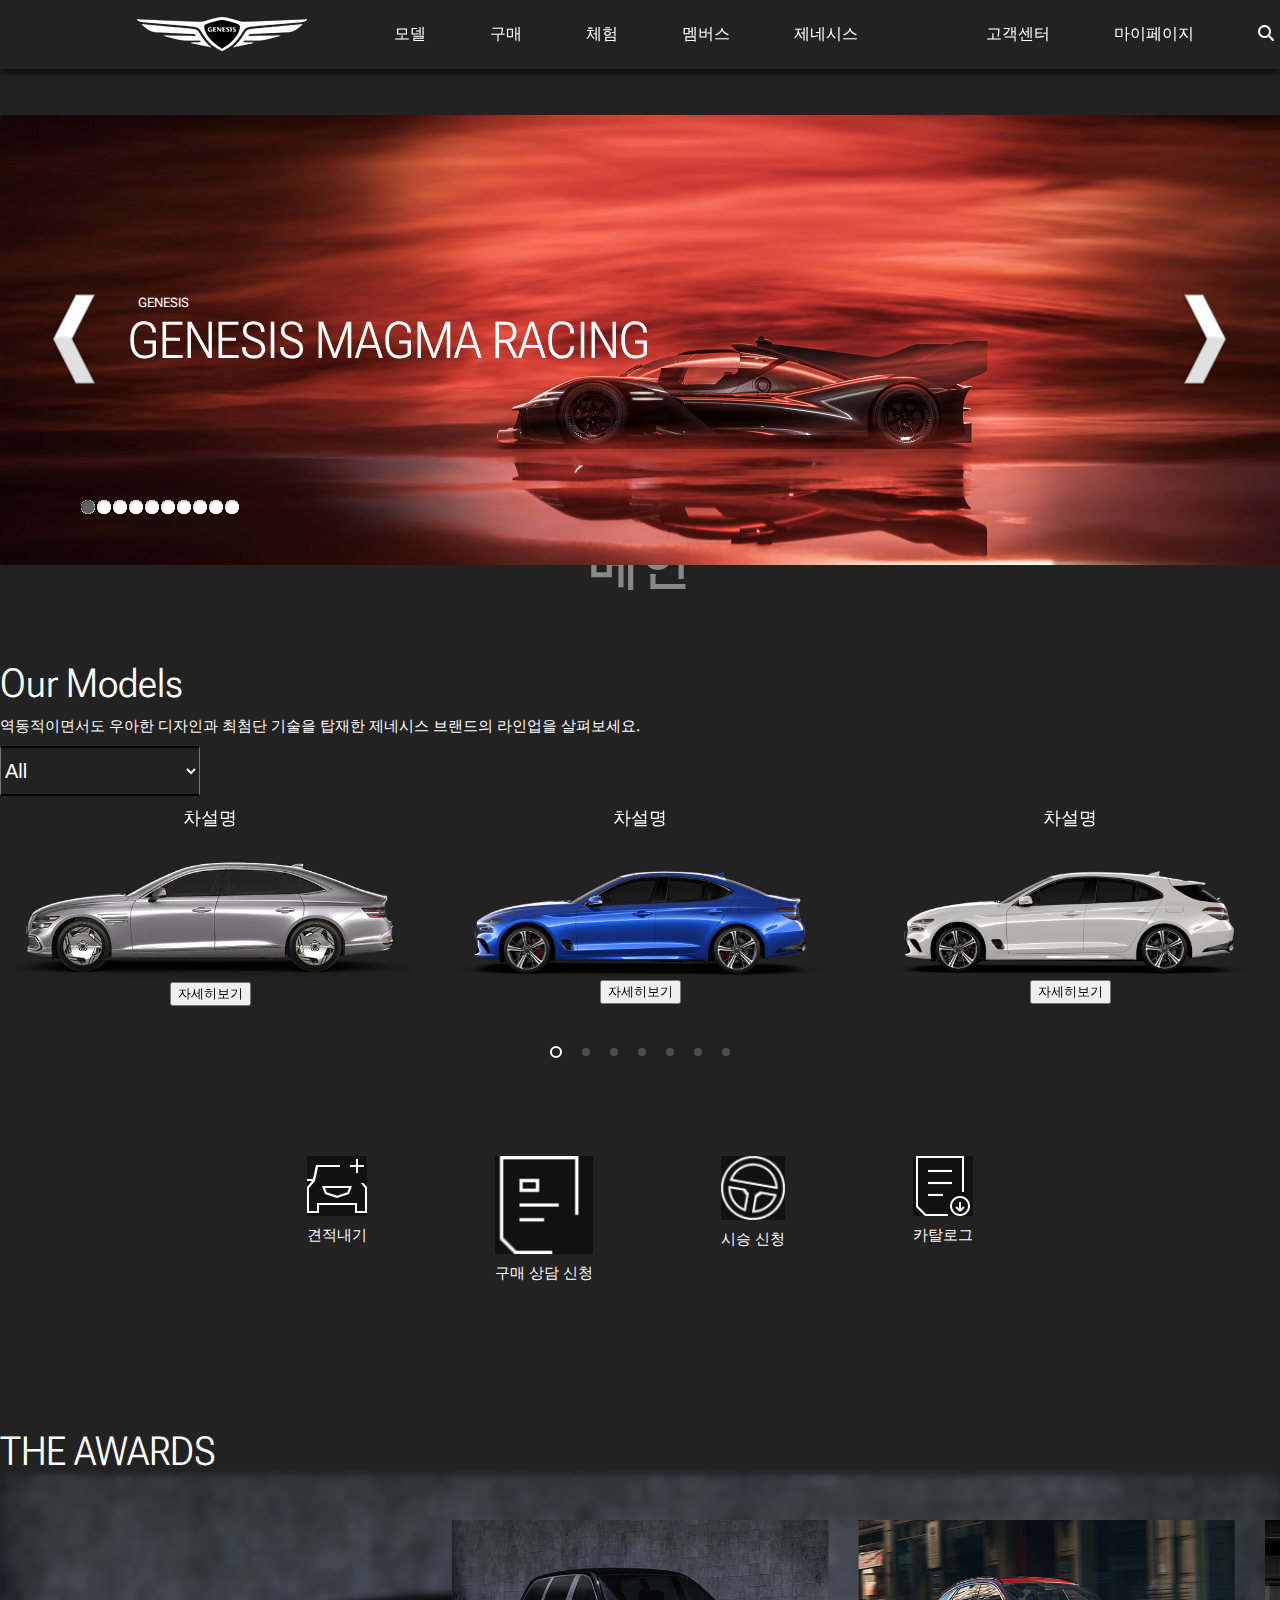
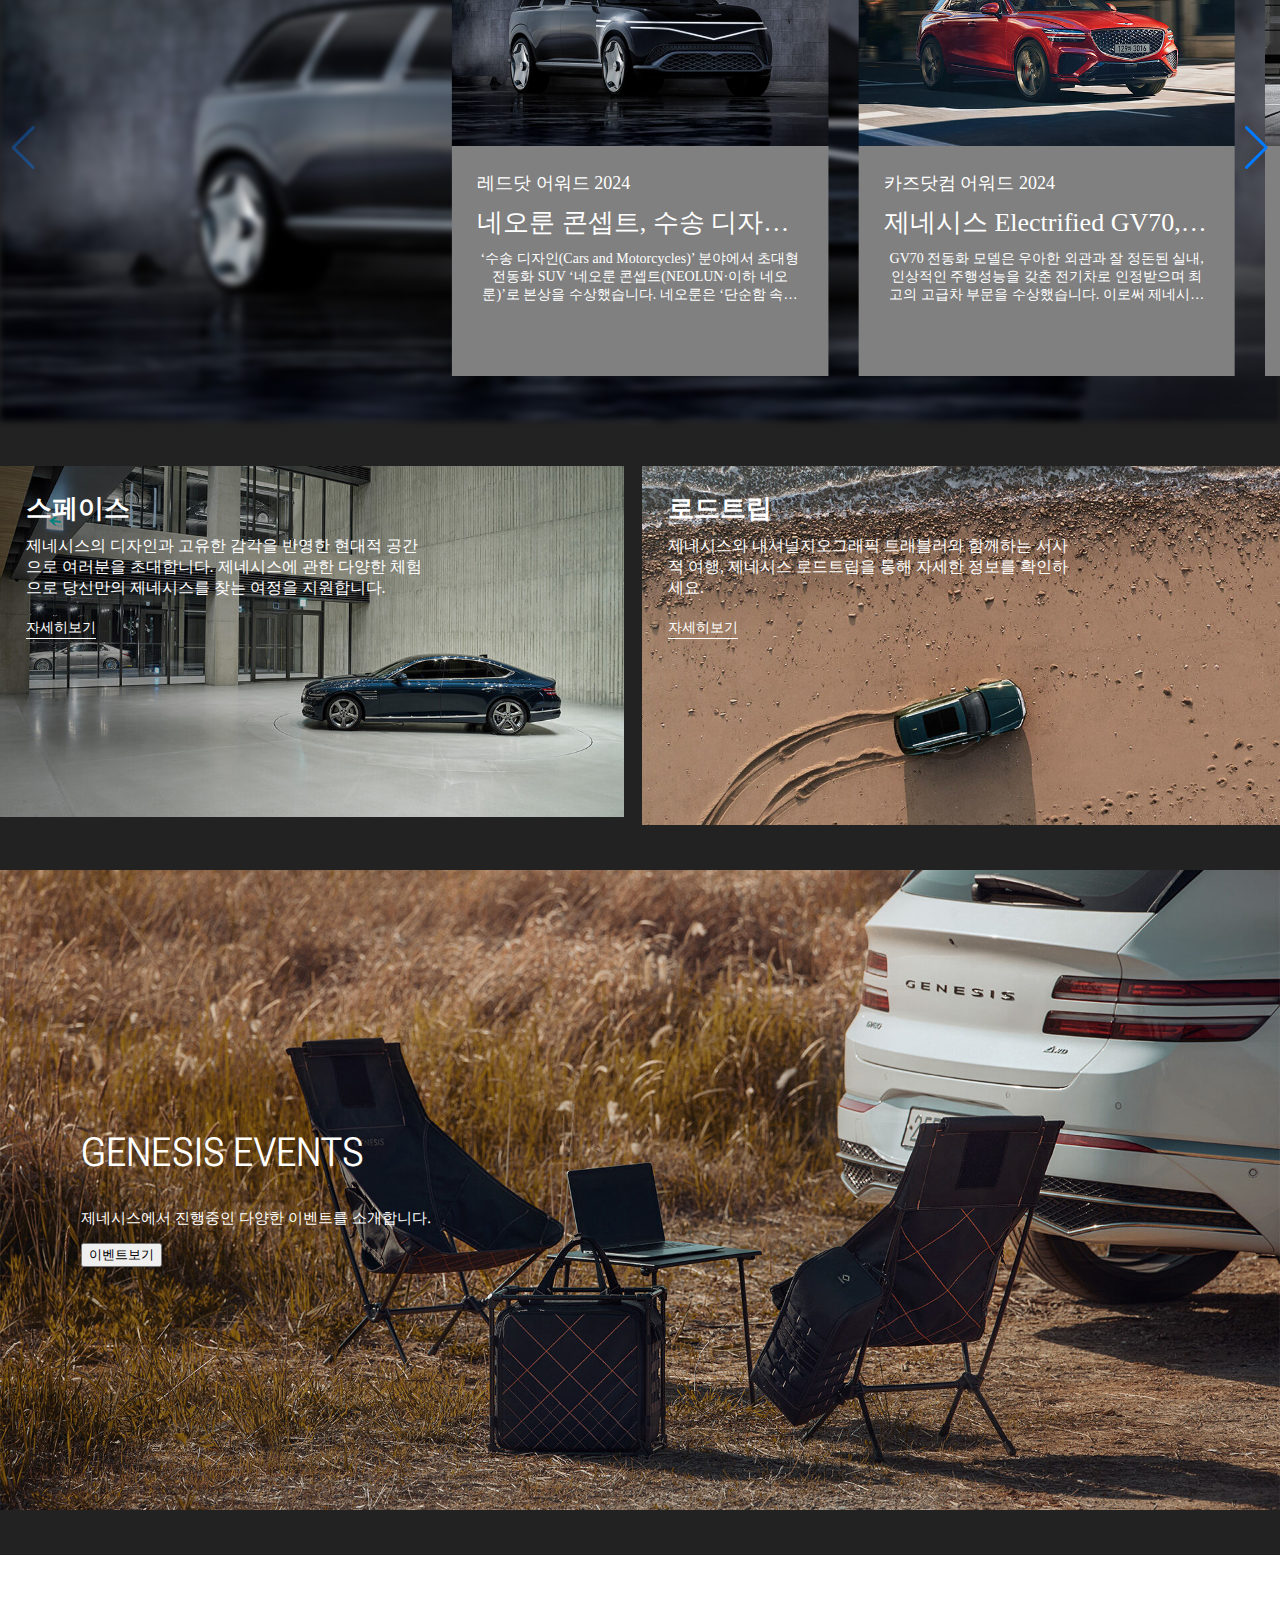
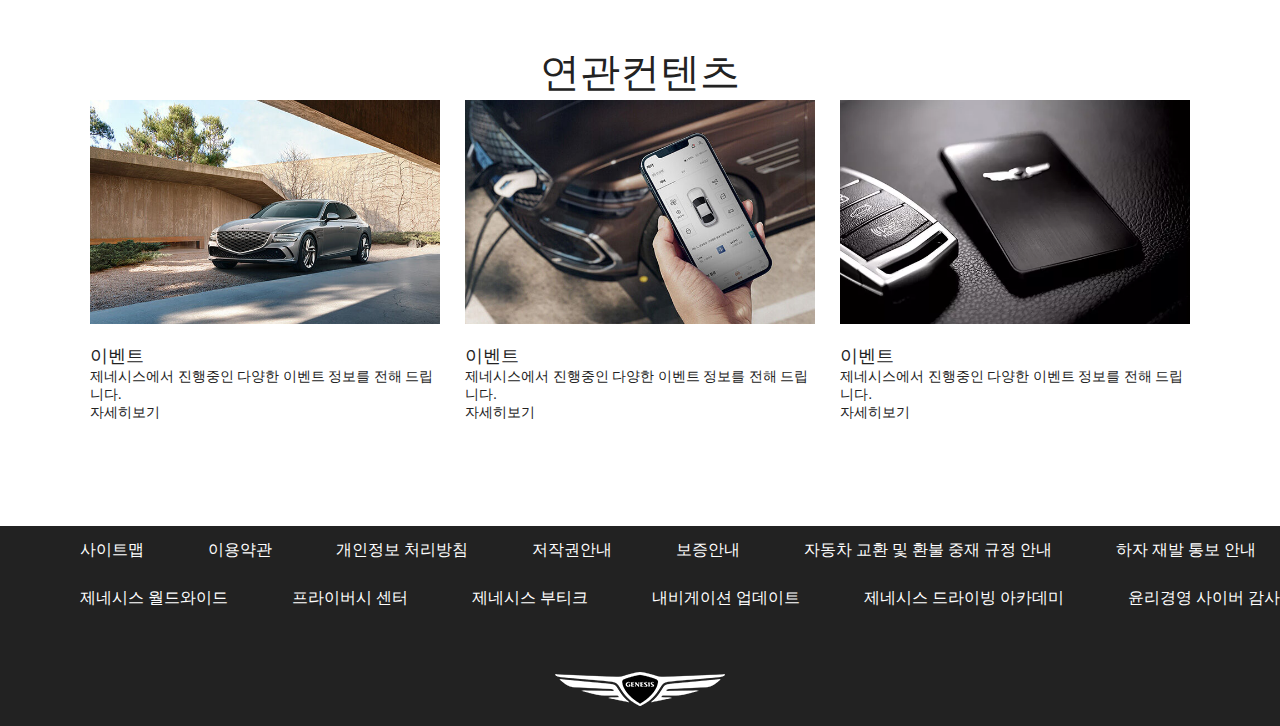
<file: 1차_프로젝트/02.구현소스/index.html>
<!DOCTYPE html>
<html lang="en">
  <head>
    <meta charset="UTF-8" />
    <meta name="viewport" content="width=device-width, initial-scale=1.0" />
    <title>김다영 1차 PJ 제네시스</title>
    <!-- 폰트어썸 CDN CSS -->
    <link
      rel="stylesheet"
      href="https://cdnjs.cloudflare.com/ajax/libs/font-awesome/6.2.0/css/all.min.css"
    />

    <!-- 스와이퍼 CDN CSS -->
    <link
      rel="stylesheet"
      href="https://cdn.jsdelivr.net/npm/swiper@11/swiper-bundle.min.css"
    />
    <!-- 메인 CSS -->
    <link rel="stylesheet" href="./css/main.css" />
    <!-- 미디어쿼리 덮어씀! -->
    <link rel="stylesheet" href="./css/media.css" />

    <!-- Swiper JS -->
    <script src="https://cdn.jsdelivr.net/npm/swiper@11/swiper-bundle.min.js"></script>
    <!-- 메인 JS 불러오기 -->
    <script type="module" src="./js/main.js"></script>
  </head>
  <body>
    <!-- 1.상단영역 -->
    <div id="top-area">
      <header class="top-area inbox">
        <!-- 파티션박스 -->
        <div class="cont-box">
          <div class="col-12">
            <ul class="top-part-box">
              <!-- 로고파트 -->
              <li>
                <h1 class="logo">
                  <a href="#">
                    <img src="./image/main_logo.png" alt="main logo" />
                  </a>
                </h1>
              </li>
              <!-- 메뉴파트 -->
              <li>
                <nav class="gnb">
                  <ul>
                    <li>
                      <a href="#">모델</a>
                    </li>
                    <li>
                      <a href="#">구매</a>
                    </li>
                    <li>
                      <a href="#">체험</a>
                    </li>
                    <li>
                      <a href="#">멤버스</a>
                    </li>
                    <li>
                      <a href="#">제네시스</a>
                    </li>
                  </ul>
                </nav>
              </li>
              <!-- 추가메뉴파트 -->
              <li>
                <nav class="etc-menu">
                  <ul>
                    <li>
                      <a href="#">고객센터</a>
                    </li>
                    <li>
                      <a href="#">마이페이지</a>
                    </li>
                    <li>
                      <a href="#">
                        <i class="fa-solid fa-magnifying-glass"></i>
                      </a>
                    </li>
                    <li>
                      <a href="#">
                        <i class="fa-solid fa-bars"></i>
                      </a>
                    </li>
                  </ul>
                </nav>
              </li>
            </ul>
          </div>
        </div>
      </header>
    </div>
    <!-- 2.컨텐츠영역 -->
    <main class="cont-area">
      <section class="page">
        <h2 class="temp-tit">메인</h2>
        <!-- 메인 사진영역(슬라이드) -->
        <div id="container">
          <aside class="slide-box">
            <ul class="slide">
              <li>
                <img src="./image/slide1.jpg" alt="slide" />
              </li>
              <li>
                <img src="./image/slide2.jpg" alt="slide" />
              </li>
              <li>
                <img src="./image/slide3.jpg" alt="slide" />
              </li>
              <li>
                <img src="./image/slide4.jpg" alt="slide" />
              </li>
              <li>
                <img src="./image/slide5.jpg" alt="slide" />
              </li>
              <li>
                <img src="./image/slide6.jpg" alt="slide" />
              </li>
              <li>
                <img src="./image/slide7.jpg" alt="slide" />
              </li>
              <li>
                <img src="./image/slide8.jpg" alt="slide" />
              </li>
              <li>
                <img src="./image/slide9.jpg" alt="slide" />
              </li>
              <li>
                <img src="./image/slide10.jpg" alt="slide" />
              </li>
            </ul>

            <!-- 문구박스 -->
            <aside class="ban-txt">
              <div class="bt">
                <span>GENESIS</span>
                <h2>GENESIS MAGMA RACING</h2>
              </div>
              <div class="bt">
                <span>GENESIS</span>
                <h2>GV80 BLACK</h2>
              </div>
              <div class="bt">
                <span>GENESIS</span>
                <h2>GV80 COUPE BLACK</h2>
              </div>
              <div class="bt">
                <span>GENESIS</span>
                <h2>GV80</h2>
                <a href="./serve.html">자세히 보기</a>
              </div>
              <div class="bt">
                <span>GENESIS</span>
                <h2>GV80 COUPE</h2>
              </div>
              <div class="bt">
                <span>GENESIS</span>
                <h2>ELECTRLFLED G80</h2>
              </div>
              <div class="bt">
                <span>GENESIS</span>
                <h2>MAGMA</h2>
              </div>
              <div class="bt">
                <span>GENESIS</span>
                <h2>NEOLUN CONCEPT</h2>
              </div>
              <div class="bt">
                <span>GENESIS</span>
                <h2>GV70</h2>
              </div>
              <div class="bt">
                <span>GENESIS</span>
                <h2>GV90 BLACK</h2>
              </div>
            </aside>

            <!--이동버튼-->
            <a href="#" class="abtn ab1">
              <img src="./image/left_btn.png" alt="왼쪽이동버튼" />
            </a>
            <a href="#" class="abtn ab2">
              <img src="./image/right_btn.png" alt="오른쪽이동버튼" />
            </a>

            <!--블릿버튼-->
            <ol class="indic">
              <li class="on">
                <img src="./image/dot1.png" alt="흰색" />
                <img src="./image/dot2.png" alt="회색" />
              </li>

              <li>
                <img src="./image/dot1.png" alt="흰색" />
                <img src="./image/dot2.png" alt="회색" />
              </li>

              <li>
                <img src="./image/dot1.png" alt="흰색" />
                <img src="./image/dot2.png" alt="회색" />
              </li>

              <li>
                <img src="./image/dot1.png" alt="흰색" />
                <img src="./image/dot2.png" alt="회색" />
              </li>

              <li>
                <img src="./image/dot1.png" alt="흰색" />
                <img src="./image/dot2.png" alt="회색" />
              </li>

              <li>
                <img src="./image/dot1.png" alt="흰색" />
                <img src="./image/dot2.png" alt="회색" />
              </li>

              <li>
                <img src="./image/dot1.png" alt="흰색" />
                <img src="./image/dot2.png" alt="회색" />
              </li>

              <li>
                <img src="./image/dot1.png" alt="흰색" />
                <img src="./image/dot2.png" alt="회색" />
              </li>

              <li>
                <img src="./image/dot1.png" alt="흰색" />
                <img src="./image/dot2.png" alt="회색" />
              </li>

              <li>
                <img src="./image/dot1.png" alt="흰색" />
                <img src="./image/dot2.png" alt="회색" />
              </li>
            </ol>
          </aside>
        </div>
      </section>
      <section class="page inbox">
        <div id="model-area">
          <!-- 모델 타이틀 -->
          <hgroup>
            <h2 class="stit">Our Models</h2>
            <h3>
              역동적이면서도 우아한 디자인과 최첨단 기술을 탑재한 제네시스
              브랜드의 라인업을 살펴보세요.
            </h3>
          </hgroup>
          <select name="model-choice" id="model-choice">
            <option value="all">All</option>
            <option value="black">BLACK</option>
            <option value="sedan">SEDAN</option>
            <option value="suv">SUV</option>
          </select>
          <div class="cont-box" id="model-box">
            <div class="col-12 model-box">
              <ul class="swiper-wrapper">
                <li class="swiper-slide">
                  <figure>
                    <figcaption>차설명</figcaption>
                    <img src="./image/car_01.png" alt="car" />
                    <button>자세히보기</button>
                  </figure>
                </li>
                <li class="swiper-slide">
                  <figure>
                    <figcaption>차설명</figcaption>
                    <img src="./image/car_02.png" alt="car" />
                    <button>자세히보기</button>
                  </figure>
                </li>
                <li class="swiper-slide">
                  <figure>
                    <figcaption>차설명</figcaption>
                    <img src="./image/car_03.png" alt="car" />
                    <button>자세히보기</button>
                  </figure>
                </li>
                <li class="swiper-slide">
                  <figure>
                    <figcaption>차설명</figcaption>
                    <img src="./image/car_04.png" alt="car" />
                    <button>자세히보기</button>
                  </figure>
                </li>
                <li class="swiper-slide">
                  <figure>
                    <figcaption>차설명</figcaption>
                    <img src="./image/car_05.png" alt="car" />
                    <button>자세히보기</button>
                  </figure>
                </li>
                <li class="swiper-slide">
                  <figure>
                    <figcaption>차설명</figcaption>
                    <img src="./image/car_06.png" alt="car" />
                    <button>자세히보기</button>
                  </figure>
                </li>
                <li class="swiper-slide">
                  <figure>
                    <figcaption>차설명</figcaption>
                    <img src="./image/car_07.png" alt="car" />
                    <button>자세히보기</button>
                  </figure>
                </li>
                <li class="swiper-slide">
                  <figure>
                    <figcaption>차설명</figcaption>
                    <img src="./image/car_08.png" alt="car" />
                    <button>자세히보기</button>
                  </figure>
                </li>
                <li class="swiper-slide">
                  <figure>
                    <figcaption>차설명</figcaption>
                    <img src="./image/car_09.png" alt="car" />
                    <button>자세히보기</button>
                  </figure>
                </li>
              </ul>
              <div class="swiper-pagination"></div>
            </div>
          </div>
        </div>
        <!-- 안내 아이콘 박스 -->
        <aside class="info-icon">
          <figure>
            <img src="./image/info_icon01.gif" alt="견적내기" />
            <figcaption>견적내기</figcaption>
          </figure>
          <figure>
            <img src="./image/info_icon02.gif" alt="구매 상담 신청" />
            <figcaption>구매 상담 신청</figcaption>
          </figure>
          <figure>
            <img src="./image/info_icon03.gif" alt="시승 신청" />
            <figcaption>시승 신청</figcaption>
          </figure>
          <figure>
            <img src="./image/info_icon04.gif" alt="카탈로그" />
            <figcaption>카탈로그</figcaption>
          </figure>
        </aside>
      </section>
      <!-- 어워즈 박스 -->
      <section class="page">
        <h2 class="stit inbox">THE AWARDS</h2>
        <!-- https://swiperjs.com/demos#effect-creative -->
        <div id="news-box">
          <img
            src="./image/awards_01.jpg"
            alt="awards_01"
            class="news-bg-img"
          />
          <article class="news-box swiper-wrapper">
            <figure class="swiper-slide">
              <img src="./image/awards_01.jpg" alt="awards_01" />
              <figcaption>
                <h4>레드닷 어워드 2024</h4>
                <h3>네오룬 콘셉트, 수송 디자인 분야 본상</h3>
                <p>
                  ‘수송 디자인(Cars and Motorcycles)’ 분야에서 초대형 전동화 SUV
                  ‘네오룬 콘셉트(NEOLUN·이하 네오룬)’로 본상을 수상했습니다.
                  네오룬은 ‘단순함 속의 아름다움’이라는 메시지를 담은 독창적인
                  디자인으로 고급스러움과 혁신을 동시에 강조하며 제네시스만의
                  미래 지향적 가치를 보여줍니다.
                </p>
              </figcaption>
            </figure>
            <figure class="swiper-slide">
              <img src="./image/awards_02.jpg" alt="awards_02" />
              <figcaption>
                <h4>카즈닷컴 어워드 2024</h4>
                <h3>제네시스 Electrified GV70, 美 카즈닷컴</h3>
                <p>
                  GV70 전동화 모델은 우아한 외관과 잘 정돈된 실내, 인상적인
                  주행성능을 갖춘 전기차로 인정받으며 최고의 고급차 부문을
                  수상했습니다. 이로써 제네시스는 지난해 G90에 이어 2년 연속
                  최고의 고급차에 이름을 올렸습니다.
                </p>
              </figcaption>
            </figure>
            <figure class="swiper-slide">
              <img src="./image/awards_03.jpg" alt="awards_03" />
              <figcaption>
                <h4>2023 굿디자인 어워드</h4>
                <h3>세계 4대 디자인상 ‘굿디자인 어워드’</h3>
                <p>
                  제네시스 최초의 컨버터블 콘셉트인 제네시스 엑스 컨버터블도
                  운송 부문 수상 명단에 올랐습니다. 제네시스 엑스 컨버터블은
                  지붕이 여닫히는 컨버터블의 특성을 바탕으로 ‘자연환경과
                  교감하는 운전 경험’을 품격 있고 세련된 디자인으로 표현한
                  콘셉트 모델입니다. 이번 수상으로 제네시스는 2015년 브랜드 출범
                  이후 9년 연속으로 ‘굿디자인 어워드’에서 수상하는 영예를
                  안았습니다.
                </p>
              </figcaption>
            </figure>
            <figure class="swiper-slide">
              <img src="./image/awards_04.jpg" alt="awards_04" />
              <figcaption>
                카 디자인 어워드 2023
                <h3>제네시스 X 컨버터블, ‘올해의 콘셉트카’로 선정</h3>
                <p>
                  ‘오토 앤드 디자인’에서 주최하는 ‘카 디자인 어워드 2023’에서
                  ‘올해의 콘셉트카’로 선정되며 디자인 우수성을 인정받았습니다.
                </p>
              </figcaption>
            </figure>
            <figure class="swiper-slide">
              <img src="./image/awards_05.jpg" alt="awards_05" />
              <figcaption>
                <h4>레드닷 어워드 2023</h4>
                <h3>G90, 수송 디자인 분야 본상</h3>
                <p>
                  세계적인 디자인 상 '레드 닷 어워드'에서 '역동적인
                  우아함'이라는 제네시스 디자인 정체성이 반영된 품격있는
                  외관으로 본상을 받았습니다.
                </p>
              </figcaption>
            </figure>
            <figure class="swiper-slide">
              <img src="./image/awards_06.jpg" alt="awards_06" />
              <figcaption>
                <h4>2023 모터트렌드 올해의 차®</h4>
                <h3>
                  제네시스 G90, 모터트렌드 올해의 차® 선정 (미국 사양 기준)
                </h3>
                <p>
                  세계적으로 권위 있는 자동차 전문지 모터드렌드의 6가지 항목
                  평가에서 G90가 '2023년 올해의 차(미국 사양 기준)'에
                  선정되었습니다.
                </p>
              </figcaption>
            </figure>
            <figure class="swiper-slide">
              <img src="./image/awards_07.jpg" alt="awards_07" />
              <figcaption>
                <h4>레드닷 어워드 2022</h4>
                <h3>제네시스, ‘2022 레드 닷 어워드’에서 4개 부문 수상</h3>
                <p>제네시스, ‘2022 레드 닷 어워드’에서 4개 부문 수상</p>
              </figcaption>
            </figure>
            <figure class="swiper-slide">
              <img src="./image/awards_08.jpg" alt="awards_08" />
              <figcaption>
                <h4>제이디파워 2022</h4>
                <h3>J.D. POWER 신차품질조사 프리미엄 브랜드 1위 달성</h3>
                <p>
                  2017년 이후 6년 동안 꾸준히 프리미엄 브랜드 최상위권을 유지한
                  제네시스가 ‘2022년 신차품질조사’에서 1위를 달성했습니다.
                </p>
              </figcaption>
            </figure>
            <figure class="swiper-slide">
              <img src="./image/awards_09.jpg" alt="awards_09" />
              <figcaption>
                <h4>2022 IIHS 톱 세이프티 픽 플러스</h4>
                <h3>美 IIHS 충돌 평가서 최고 안전한 럭셔리 브랜드로 등극</h3>
                <p>
                  미국 고속도로 안전보험협회(IIHS)가 발표한 충돌 평가에서
                  제네시스 전 차종이 ‘TSP+ 등급’을 획득했습니다.
                </p>
              </figcaption>
            </figure>
          </article>

          <div class="swiper-button-next"></div>
          <div class="swiper-button-prev"></div>
        </div>
      </section>

      <section class="cts-box page inbox">
        <!-- <h2 class="temp-tit">연관컨텐츠</h2> -->
        <figure>
          <img src="./image/contents_01.jpg" alt="contents_01" />
          <figcaption>
            <h3 class="cts-box">스페이스</h3>
            <p>
              제네시스의 디자인과 고유한 감각을 반영한 현대적 공간으로 여러분을
              초대합니다. 제네시스에 관한 다양한 체험으로 당신만의 제네시스를
              찾는 여정을 지원합니다.
            </p>
            <a href="#">자세히보기</a>
          </figcaption>
        </figure>
        <figure>
          <img src="./image/contents_02.jpg" alt="contents_01" />
          <figcaption>
            <h3 class="cts-box">로드트립</h3>
            <p>
              제네시스와 내셔널지오그래픽 트래블러와 함께하는 서사적 여행,
              제네시스 로드트립을 통해 자세한 정보를 확인하세요.
            </p>
            <a href="#">자세히보기</a>
          </figcaption>
        </figure>
      </section>

      <section class="page genesis-events">
        <!-- <h2 class="temp-tit">GENESIS EVENTS</h2> -->
        <hgroup>
          <h2 class="stit">GENESIS EVENTS</h2>
          <h3>제네시스에서 진행중인 다양한 이벤트를 소개합니다.</h3>
          <button>이벤트보기</button>
        </hgroup>
        <figure>
          <img src="./image/genesis event_01.jpg" alt="이벤트영역 이미지" />
          <!-- <figcaption>이벤트영역이미지</figcaption> -->
        </figure>
      </section>

      <section class="evt-box page">
        <div class="evt-wrap-box inbox">
          <h2 class="stit">연관컨텐츠</h2>
          <div class="evt-inbox">
            <figure>
              <img src="./image/event_01.jpg" alt="event1" />
              <figcaption>이벤트</figcaption>
              <span
                >제네시스에서 진행중인 다양한 이벤트 정보를 전해 드립니다.</span
              >
              <p>자세히보기</p>
              <a href="#">자세히보기</a>
            </figure>
            <figure>
              <img src="./image/event_02.jpg" alt="event2" />
              <figcaption>이벤트</figcaption>
              <span
                >제네시스에서 진행중인 다양한 이벤트 정보를 전해 드립니다.</span
              >
              <p>자세히보기</p>
              <a href="#">자세히보기</a>
            </figure>
            <figure>
              <img src="./image/event_03.webp" alt="event3" />
              <figcaption>이벤트</figcaption>
              <span
                >제네시스에서 진행중인 다양한 이벤트 정보를 전해 드립니다.</span
              >
              <p>자세히보기</p>
              <a href="#">자세히보기</a>
            </figure>
          </div>
        </div>
      </section>
    </main>
    <!-- 4.하단영역 -->
    <div id="footer-area page inbox">
      <footer class="footer-area inbox">
        <h2 class="blind">하단영역</h2>
        <!-- 메뉴파트 -->
        <ul>
          <li>
            <nav class="gnb">
              <ul>
                <li>
                  <a href="#">사이트맵</a>
                </li>
                <li>
                  <a href="#">이용약관</a>
                </li>
                <li>
                  <a href="#">개인정보 처리방침</a>
                </li>
                <li>
                  <a href="#">저작권안내</a>
                </li>
                <li>
                  <a href="#">보증안내</a>
                </li>
                <li>
                  <a href="#">자동차 교환 및 환불 중재 규정 안내</a>
                </li>
                <li>
                  <a href="#">하자 재발 통보 안내</a>
                </li>
              </ul>
            </nav>
          </li>
          <!-- 추가메뉴파트 -->
          <li>
            <nav class="gnb">
              <ul>
                <li>
                  <a href="#">제네시스 월드와이드 </a>
                </li>
                <li>
                  <a href="#">프라이버시 센터</a>
                </li>
                <li>
                  <a href="#">제네시스 부티크</a>
                </li>
                <li>
                  <a href="#">내비게이션 업데이트</a>
                </li>
                <li>
                  <a href="#">제네시스 드라이빙 아카데미</a>
                </li>
                <li>
                  <a href="#">윤리경영 사이버 감사실</a>
                </li>
                <li>
                  <a href="#">인재 채용</a>
                </li>
              </ul>
            </nav>
          </li>
          <!-- 하단로고파트 -->
          <li>
            <h1 class="logo-1">
              <a href="#">
                <img src="./image/main_logo.png" alt="main logo" />
              </a>
            </h1>
          </li>
        </ul>
      </footer>
    </div>
  </body>
</html>
</file>
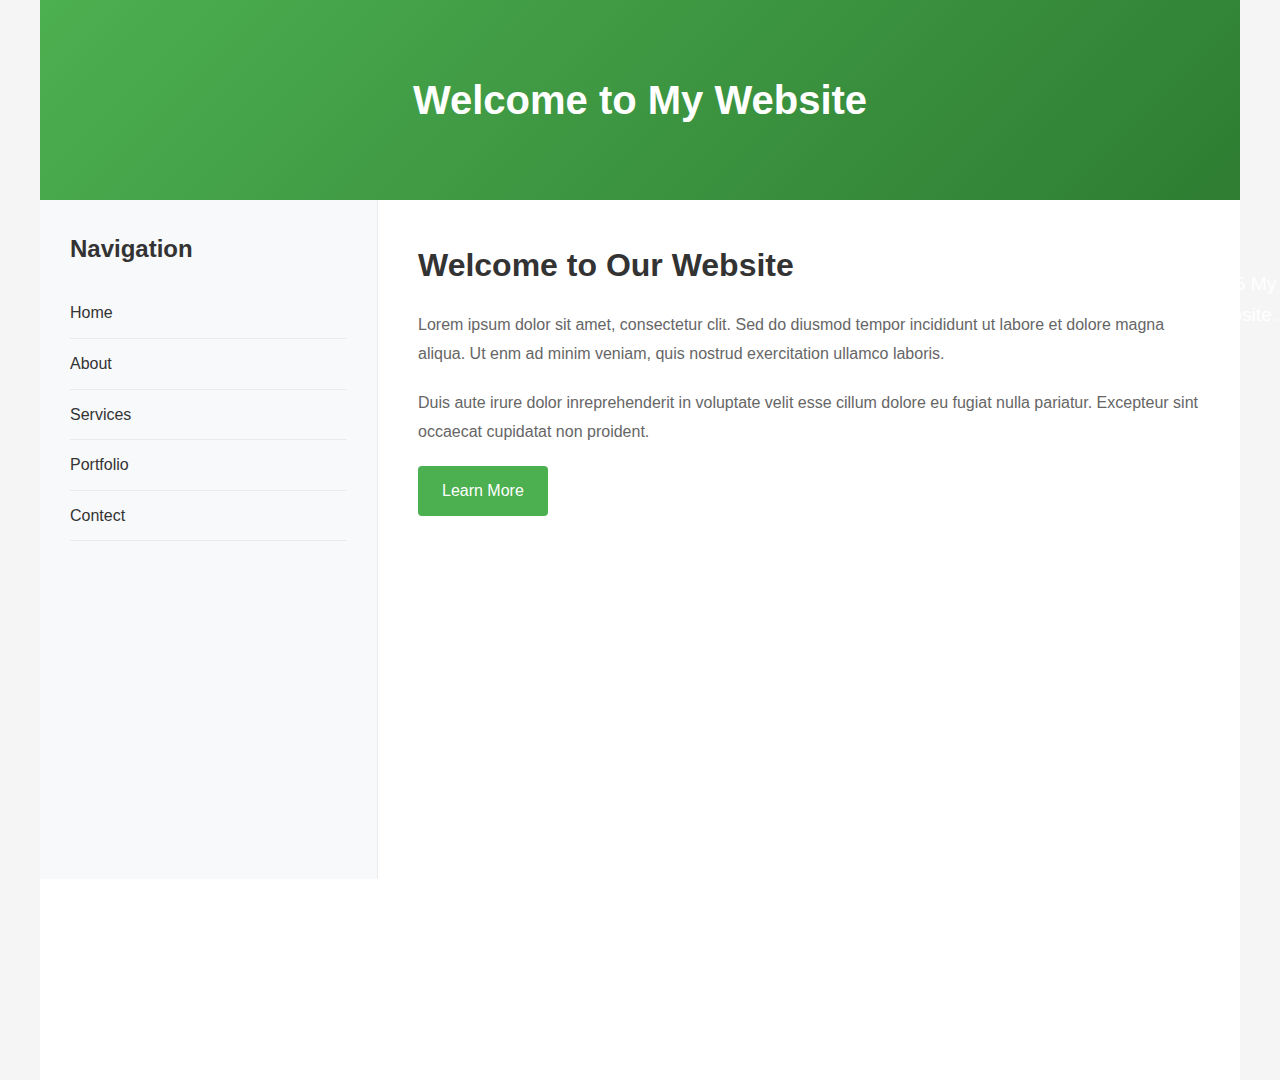
<file: project/project.html>
<!DOCTYPE html>
<html lang="en">
<head>
    <meta charset="UTF-8">
    <meta name="viewport" content="width=device-width, initial-scale=1.0">
    <title>project_01</title>
    
    <style>
        * {
            margin: 0;
            padding: 0;
            box-sizing: border-box;
            font-family: 'Arail',sans-serif;
        }
        body {
            background-color: #f5f5f5;
            color: #333;
            line-height: 1.6;
        }
        .inner {
            width: 1200px;
            margin: auto;
            height: 1080px;
            background: #ffffff;
            box-shadow: 0 0 20px rgba(0,0,0,0,1);
        }
        header {
            height: 200px;
            background: linear-gradient(135deg,#4CAF50,#2E7D32);
            color: white;
            display: flex;
            align-items: center;
            justify-content: center;
            font-size: 2.5em;
            font-weight: bold;
            text-shadow: 2px 2px 4px rgba(0,0,0,0,2);
        }
        .content:after {
            content: '';
            display: block;
            clear: both;
        }
        .side {
            background: #f8f9fa;
            width: 338px;
            height: 679px;
            float: left;
            padding: 30px;
            border-right: 1px solid #e9ecef;
        }
        .con {
            background: #ffffff;
            height: 679px;
            width: 862px;
            float: left;
            padding: 40px;
        }
        footer {
            background: #343a40;
            height: 200px;
            color: #ffffff;
            display: flex;
            align-items: center;
            justify-content: center;
            font-size: 1.2em;
        }
        .side h2, .con h1 {
            margin-bottom: 20px;
            color: #333;
        }
        .side ul {
            list-style: none;
        }
        .side ul li {
            padding: 12px 0;
            border-bottom: 1px solid #e9ecef;
            transition: all 0.3s ease;
        }
        .side ul li:hover {
            padding-left: 10px;
            color: #4CAF50;
            cursor: pointer;
        }
        .con p {
            margin-bottom: 20px;
            color: #666;
            line-height: 1.8;
        }
        .button {
            display: inline-block;
            padding: 12px 24px;
            background: #4CAF50;
            color: white;
            border-radius: 4px;
            text-decoration: none;
            transition: background 0.3s ease;
        }
        .button:hover {
            background: #2E7D32;
        }
       
        </style>
</head>
<body>
    <div class="wrap">
        <div class="inner">
            <header>Welcome to My Website</header>
            <div class="contents">
                <aside class="side">
                    <h2>Navigation</h2>
                    <ul>
                        <li>Home</li>
                        <li>About</li>
                        <li>Services</li>
                        <li>Portfolio</li>
                        <li>Contect</li>
                    </ul>
                </aside>
                <article class="con">
                    <h1>Welcome to Our Website</h1>
                    <p>Lorem ipsum dolor sit amet, consectetur clit. Sed do diusmod tempor incididunt ut labore et dolore magna aliqua. Ut enm ad minim veniam, quis nostrud exercitation ullamco laboris.</p>
                    <p>Duis aute irure dolor inreprehenderit in voluptate velit esse cillum dolore eu fugiat nulla pariatur. Excepteur sint occaecat cupidatat non proident.</p>
                    <a href="#" class="button">Learn More</a>
                </article>
            </div>
            <footer>2025 My Website.</footer>
        </div>
    </div>
</body>
</html>
</file>
<file: 1차_프로젝트/02.구현소스/css/media.css>
/* 미디어쿼리 CSS */
</file>
<file: 1차_프로젝트/02.구현소스/css/main.css>
@charset "utf-8";

/* 제네시스 PJ : main.css */

/* 외부CSS 불러오기 */
/* 12그리드 flex CSS */
@import url(./grid_12_flex.css);
@import url(./common.css);
@import url(./reset.css);
@import url(./core.css);

/* 공사중표시 */
/* body * {
    outline: 2px dashed red;
} */

body {
  padding-top: 70px;
}

/************* 2.컨텐츠영역 *************/
.page {
  /* 영역별로 모두 보이는 화면 높이 설정 */
  /* height: 100vh; */
  /* outline: 1px dashed gray; */
  margin-top: 5vh;
}
/* 임시타이틀 */
.page .temp-tit {
  font-size: 4vw;
  line-height: 100vh;
  width: 100%;
  text-align: center;
}

#container {
  /*최상위부모*/
  position: relative;
}

#container > header {
  position: relative;
  width: 100%;
  height: 222px;
}

#container > section {
  /*슬라이드부모*/
  position: relative;
  height: 100vh;
  overflow: hidden;
  /*넘치는 자식요소 숨기기*/
  /*    border: 2px solid red;*/
  box-sizing: border-box;
}
/* 슬라이드 박스 */
ul.slide {
  display: flex;
  /* 플렉스박스!!! */

  /*사진을 싸고 있는 슬라이드*/
  /* -> 앱솔루트나 렐러티브는 left값을 사용가능
    -> 요즘은 translate를 많이사용함!
    position: absolute;
    top: 0;
    left: 0; */
  width: 100%;
  height: 100%;
}

.slide li {
  flex-shrink: 0;
  /* 부모박스크기만큼 줄어들지 않음 -> 0 */
  flex-basis: 100%;
  /* 가로크기를 부모박스 크기에 맞춤! */
  /* height 값은 flex박스 자식요소에서
    등분할시 자동 100%임! */
}

.slide li img {
  /*이미지는 박스에 맞춤!*/
  width: 100%;
  height: 100%;
  object-fit: cover;
  /* 이미지 비율유지 채우기! */
}

/*이동버튼*/
.abtn {
  position: absolute;
  top: 50%;
  transform: translateY(-50%);
  /*Y축 중앙이동*/
}

/* 슬라이드 사진영역 */
.slide ul {
  height: 100%;
  background-repeat: no-repeat;
  background-position: center;
  background-size: cover;
}

/* 슬라이드 텍스트 */
.ban-txt {
  position: absolute;
  top: 20vh;
  left: 10vw;
  color: #fff;
  white-space: nowrap;

  font-family: "Roboto Flex", sans-serif;
}
/* 글자는 처음에 바깥에 나가있음 */
.ban-txt .bt {
  position: absolute;
  top: 0;
  translate: -1000%;
  transition: 0.6s ease-out 0.2s;
}
/* 해당순번에 on넣으면 등장 */
.ban-txt .bt.on {
  translate: 0;
}
.ban-txt span {
  display: block;
  font-size: 1vw;
  text-indent: 10px;
}
.ban-txt h2 {
  font-weight: normal;
  font-size: 4vw;
}
.ban-txt a {
  font-weight: normal;
  font-size: 1vw;
}

/*왼쪽버튼*/
.ab1 {
  left: 50px;
}

/*오른쪽버튼*/
.ab2 {
  right: 50px;
}

/*블릿버튼*/
.indic {
  display: flex;
  /* 플렉스박스 */
  position: absolute;
  bottom: 50px;
  left: 80px;
}

.indic li {
  width: 16px;
  height: 16px;
  cursor: pointer;
}

.indic li img {
  position: absolute;
  /*이미지 겹치게*/
}

.indic li img:last-child {
  /*회색이미지만 투명하게*/
  opacity: 0;
}

/*회색블릿이미지가 보이게하는 class*/
.indic li.on img:last-child {
  /*회색이미지만 투명하게*/
  opacity: 1;
  /*우선적용!*/
}

/***************** 모델 영역 *****************/
/* 모델 부모박스 */
#model-area {
  position: relative;
  overflow: hidden;
  padding: 50px 0;
}
.model-area {
  height: auto;
}
.model-box {
  width: 800px;
}
/* 모델선택 콤보박스 */
select#model-choice {
  width: 200px;
  height: 50px;
  background-color: #222;
  color: #fff;
  font-size: 20px;
  border-top: 2px solid #000;
  border-bottom: 2px solid #000;
}
/* 리스트 타이틀 */
.model-box li h3 {
  font-size: 2rem;
  color: #000;
  font-weight: normal;
}
/* 스와이퍼 디자인 */
.swiper-slide {
  text-align: center;
  font-size: 18px;
}

.swiper-slide img {
  display: block;
  width: 100%;
  height: 100%;
  object-fit: cover;
}

/* 스와이퍼 디자인 리뉴얼 */
/* 블릿 */
.swiper-pagination-bullet {
  background-color: #fff;
  vertical-align: middle;
}
.swiper-pagination-bullet-active {
  background-color: transparent;
  border: 2px solid #fff;
}
.swiper-horizontal > .swiper-pagination-bullets .swiper-pagination-bullet,
.swiper-pagination-horizontal.swiper-pagination-bullets
  .swiper-pagination-bullet {
  margin: 0 10px;
}

/* 정보 아이콘 영역 */
.info-icon {
  display: flex;
  justify-content: center;
  padding: 10vh;
  gap: 10vw;
}
.info-icon figure {
  display: flex;
  flex-direction: column;
}
.info-icon figure img {
  width: 80px;
}
/* 아이콘 캡션 */
.info-icon figcaption {
  padding: 10px 0;
  text-align: center;
  font-size: 15px;
}
/* 뉴스영역 */
.news-box {
  display: flex;
}

.news-box figcaption {
  padding: 2vw;
  box-sizing: border-box;
  background-color: gray;
}

/* 뉴스영역 캡션 */

/* 이벤트 영역 */
.page figure img {
  width: 100%;
}
.genesis-events {
  position: relative;
}
.genesis-events hgroup {
  position: absolute;
  top: 50%;
  left: 20%;
  translate: -50% -50%;
  line-height: 2;
}

/* 뉴스 정보 영역 */
.news-box figcaption {
  font-size: 16px;
  height: 230px;
  text-align-last: left;
}
.news-box h3 {
  margin-top: 10px;
  font-size: 26px;
  font-weight: normal;
  overflow: hidden;
  text-overflow: ellipsis;
  white-space: nowrap;
}
.news-box h4 {
  font-size: 18px;
  font-weight: normal;
}
.news-box p {
  margin-top: 10px;
  font-size: 14px;
  display: -webkit-box;
  overflow: hidden;
  text-overflow: ellipsis;
  -webkit-line-clamp: 3;
  -webkit-box-orient: vertical;
}

/* 연관컨텐츠 영역 */
.cts-box {
  display: flex;
  gap: 2vh;
}
.cts-box figure {
  position: relative;
}
.cts-box h3 {
  font-size: 26px;
}
.cts-box p {
  width: 70%;
  margin-top: 10px;
  font-size: 16px;
}
.cts-box a {
  display: inline-block;
  margin-top: 20px;
  font-size: 14px;
}
.cts-box a::after {
  content: "";
  display: inline-block;
  width: 100%;
  height: 1px;
  background-color: #fff;
  translate: 0 -10px;
}
.cts-box a:hover::after {
  content: "";
  display: inline-block;
  width: 0%;
  height: 1px;
  background-color: #fff;
  translate: 0 -10px;
  animation: bar-ani 0.3s ease-in-out 0.1s forwards;
}
@keyframes bar-ani {
  to {
    width: 100%;
  }
}
.cts-box figcaption {
  position: absolute;
  top: 0;
  left: 0;
  right: 0;
  bottom: 0;
  padding: 2vw;
  font-size: 14px;
}

#news-box {
  position: relative;
  padding: 5vh;
}

.news-bg-img {
  position: absolute;
  top: 0;
  left: 0;
  width: 100%;
  height: 100%;
  background-size: cover;
  filter: blur(3px);
}

.evt-box {
  padding: 10vh;
  background-color: #fff;
  color: #222;
}

.evt-box .stit {
  text-align: center;
}
.evt-inbox {
  display: flex;
  gap: 2vw;
}
.evt-inbox figcaption {
  margin-top: 20px;
  font-size: 18px;
}
.evt-inbox span {
  font-size: 14px;
}
.evt-inbox p {
  font-size: 14px;
}

/* 다운로드 영역 */
.bt-box {
  display: flex;
}
.bt-box figcaption {
  font-size: 26px;
}
.bt-box span {
  font-size: 14px;
}
/* 하단로고 */
.logo-1 {
  margin-top: 50px;
  text-align: center;
  margin-bottom: 20px;
}

/* 
.evt-box figure a {
  display: inline-block;
  margin-top: 20px;
  font-size: 14px;
}
.evt-box a::after {
  content: "";
  display: inline-block;
  width: 100%;
  height: 1px;
  background-color: #fff;
  translate: 0 -10px;
}
.evt-box a:hover::after {
  content: "";
  display: inline-block;
  width: 0%;
  height: 1px;
  background-color: #fff;
  translate: 0 -10px;
  animation: bar-ani 0.3s ease-in-out 0.1s forwards;
}
@keyframes bar-ani {
  to {
    width: 100%;
  }
} */
</file>
